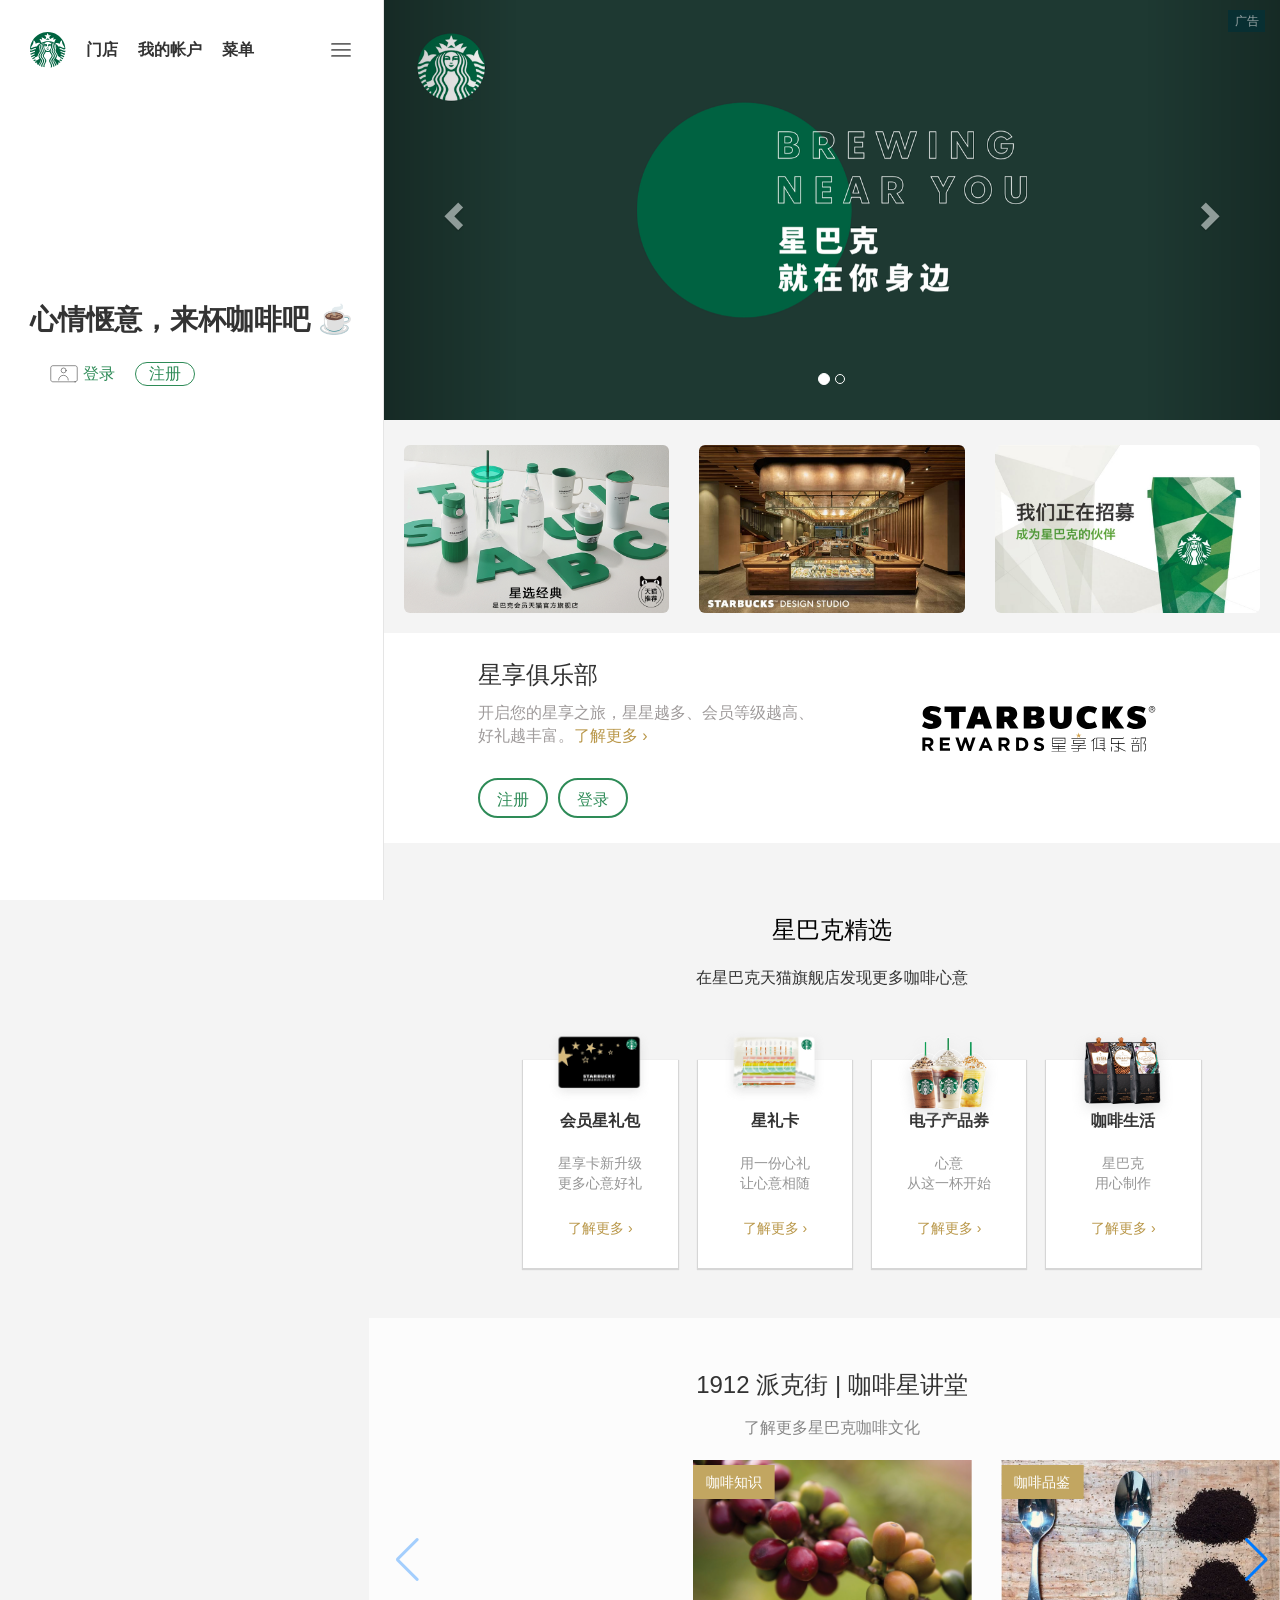
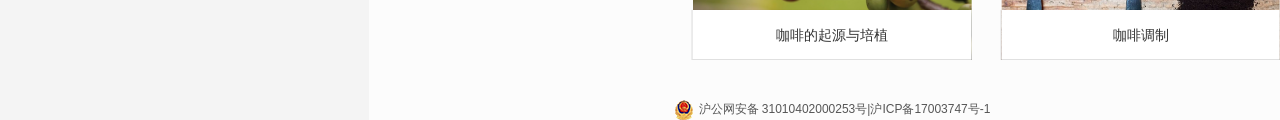
<file: 星巴克/星巴克.html>
<!DOCTYPE html>
<html lang="en">

<head>
    <meta charset="UTF-8">
    <meta http-equiv="X-UA-Compatible" content="IE=edge">
    <meta name="viewport" content="width=device-width, initial-scale=1.0">
    <title>星巴克 | 用每一杯咖啡传递星巴克独特的咖啡体验</title>
    <link rel="shortcut icon" href="./images/favicon-32x32.png" type="image/x-icon">
    <link rel="stylesheet" href="./css/swiper-bundle.min.css">
    <link rel="stylesheet" href="./css/bootstrap.min.css">
    <link rel="stylesheet" href="./css/index.css">
    <link rel="stylesheet" href="./css/box-left.css">
    <link rel="stylesheet" href="./css/box-right.css">
    <link rel="stylesheet" href="./css/lunbotu.css">

</head>

<body>
    <div class="container-fluid">
        <div class="box">
            <div class="row">
                <!-- 左边盒子 -->
                <div class="box-left">
                    <!-- 左边盒子的头部 -->
                    <div class="nav-box hidden-xs">
                        <div class="nav-logo">
                            <img class="auto-img" src="./images/logo.svg">
                        </div>
                        <div class="nav-text">门店</div>
                        <div class="nav-text">我的帐户</div>
                        <div class="nav-text">菜单</div>
                        <div class="nav-icon" data-show="0">
                            <img src="./images/icon-hamburger.svg" alt="">
                        </div>

                    </div>

                    <!-- 左边盒子的内容 -->
                    <div class="yonghu-box">
                        <div class="tishi">心情惬意，来杯咖啡吧 ☕</div>
                        <div class="yonghu hidden-xs">
                            <img src="./images/icon-account.svg">
                            <div class="denglu">登录</div>
                            <div class="zhuce">注册</div>
                        </div>
                    </div>

                </div>
            </div>
            <!-- 右边盒子 -->
            <div class="row">
                <div class="box-right">
                    <!-- 轮播图 -->
                    <div class="lunbotu-box">
                        <div id="carousel-example-generic" class="carousel slide" data-ride="carousel">
                            <!-- Indicators -->
                            <ol class="carousel-indicators">
                                <li data-target="#carousel-example-generic" data-slide-to="0" class="active"></li>
                                <li data-target="#carousel-example-generic" data-slide-to="1"></li>

                            </ol>

                            <!-- Wrapper for slides -->
                            <div class="carousel-inner" role="listbox">
                                <div class="guangao">广告</div>
                                <div class="item active ">
                                    <img class="auto-img" src="./images/main_1.png" alt="">
                                </div>
                                <div class="item ">
                                    <img class="auto-img" src="./images/main_2.jpg" alt="">
                                </div>

                            </div>

                            <!-- Controls -->
                            <a class="left carousel-control" href="#carousel-example-generic" role="button"
                                data-slide="prev">
                                <span class="glyphicon glyphicon-chevron-left" aria-hidden="true"></span>

                            </a>
                            <a class="right carousel-control" href="#carousel-example-generic" role="button"
                                data-slide="next">
                                <span class="glyphicon glyphicon-chevron-right" aria-hidden="true"></span>

                            </a>
                        </div>



                    </div>



                    <div class="row r1">

                        <div class="col-md-4 col-sm-4 s1">
                            <img class="auto-img img-rounded" src="./images/tmall-1.jpg" alt="">
                        </div>

                        <div class="col-md-4 col-sm-4 s1">
                            <img class="auto-img img-rounded" src="./images/tmall-2.jpg" alt="">
                        </div>

                        <div class="col-md-4 col-sm-4 s1">
                            <img class="auto-img img-rounded" src="./images/tmall-3.jpg" alt="">
                        </div>

                    </div>

                    <div class="row r2">
                        <div class="col-md-5 col-md-offset-1 col-sm-6 col-xs-12 c1">
                            <div class="julebu">星享俱乐部</div>
                            <div class="xinghan">开启您的星享之旅，星星越多、会员等级越高、好礼越丰富。<span class="liaojie">了解更多 ›</span></div>
                            <div class="denglu-julebu">
                                <div class="zhuche-box">
                                    <div class="zhuche-2">注册</div>
                                </div>
                                <div class="zhuche-box">
                                    <div class="zhuche-2">登录</div>
                                </div>
                            </div>
                        </div>
                        <div class="col-md-5 col-md-offset-1 col-sm-6 col-xs-12">
                            <div class="julebu-logo">
                                <img src="./images/logo-msr.svg" alt="">
                            </div>
                        </div>
                    </div>


                    <div class="row">
                        <div class="col-md-12 c2">
                            <div class="row">
                                <div class="col-md-12">
                                    <div class="jingxuan">星巴克精选</div>
                                </div>
                                <div class="col-md-12">
                                    <div class="qjd">在星巴克天猫旗舰店发现更多咖啡心意</div>
                                </div>


                            </div>

                        </div>
                    </div>


                    <div class="row r4">

                        <div class=" col-md-2 col-md-offset-2 col-sm-2 col-sm-offset-1 col-xs-5  xx1">
                            <div class="xx-icon"><img class="auto-img" src="./images/tmall-card-01-update.png" alt="">
                            </div>
                            <div class="libao">会员星礼包</div>
                            <div class="ka">星享卡新升级<br> 更多心意好礼</div>
                            <div class="liaojie2">了解更多 ›</div>
                        </div>

                        <div class=" col-md-2 col-sm-2 col-xs-5 xx1">
                            <div class="xx-icon"><img class="auto-img" src="./images/tmall-card-02.png"></div>
                            <div class="libao">星礼卡</div>
                            <div class="ka">用一份心礼<br> 让心意相随</div>
                            <div class="liaojie2">了解更多 ›</div>
                        </div>

                        <div class=" col-md-2 col-sm-2 col-xs-5 xx1">
                            <div class="xx-icon"><img class="auto-img" src="./images/tmall-eticket.png "></div>
                            <div class="libao">电子产品券</div>
                            <div class="ka">心意<br> 从这一杯开始</div>
                            <div class="liaojie2">了解更多 ›</div>
                        </div>

                        <div class=" col-md-2 col-sm-2 col-xs-5 xx1">
                            <div class="xx-icon"><img class="auto-img" src="./images/tmall-reserve.png"></div>
                            <div class="libao">咖啡生活</div>
                            <div class="ka">星巴克<br> 用心制作</div>
                            <div class="liaojie2">了解更多 ›</div>
                        </div>





                    </div>

                    <div class="row  r3">
                        <div class="col-md-12 c4">
                            <div class="row">
                                <div class="col-md-12">
                                    <div class="jiangtian">1912 派克街 | 咖啡星讲堂</div>
                                </div>
                                <div class="col-md-12">
                                    <div class="wenhua">了解更多星巴克咖啡文化</div>
                                </div>
                                <div class="col-md-12">



                                    <div #swiperRef="" class="swiper mySwiper">
                                        <div class="swiper-wrapper">
                                            <div class="swiper-slide">
                                                <div class="kfzs">咖啡知识</div>
                                                <div class="kfjs">咖啡的起源与培植 </div>
                                            </div>

                                            <div class="swiper-slide">
                                                <div class="kfzs">咖啡品鉴</div>
                                                <div class="kfjs">咖啡调制 </div>
                                            </div>
                                            <div class="swiper-slide">
                                                <div class="kfzs">咖啡知识</div>
                                                <div class="kfjs">咖啡烘焙 </div>
                                            </div>
                                            <div class="swiper-slide">
                                                <div class="kfzs">咖啡品鉴</div>
                                                <div class="kfjs">手冲咖啡</div>
                                            </div>
                                        </div>

                                        <div class="swiper-button-next "></div>
                                        <div class="swiper-button-prev "></div>
                                        <!-- <div class="swiper-pagination"></div> -->
                                    </div>





                                </div>
                                <div class="col-md-12">
                                    <div class="gongan"><span><img src="./images/wangguan.png" alt=""></span>沪公网安备
                                        31010402000253号|沪ICP备17003747号-1</div>

                                </div>
                            </div>
                        </div>

                    </div>


                </div>
            </div>

        </div>

        <div class="mininav-box hidden-md hidden-sm hidden-lg">
            <div class="mininav">
                <img src="./images/zuoye.svg" alt="">

                <div class="nav-t">主页</div>

            </div>

            <div class="mininav">
                <img src="./images/mendian.svg" alt="">

                <div class="nav-t">门店</div>

            </div>

            <div class="mininav">
                <img src="./images/icon-account.svg" alt="">

                <div class="nav-t">我的账号</div>

            </div>

            <div class="mininav">
                <img src="./images/caidan.svg" alt="">

                <div class="nav-t">菜单</div>

            </div>

            <div class="mininav nav-icon">
             
                <img src="./images/gengduo.svg" alt="">

                <div class="nav-t">更多</div>
               
            </div>
        </div>
    </div>



    <script src="./js/jquery-3.6.0.min.js"></script>
    <script src="./js/swiper-bundle.min.js"></script>
    <script src="./js/bootstrap.min.js"></script>
    <script src="./js/lunbotu.js"></script>
    <script>
        $(function () {
            $('.nav-icon').click(function () {

                $('.box-left').append(`
                <div class="hidden-box">
                <div class="nav-box-2">
             <div class="nav-logo">
                <img class="auto-img" src="./images/logo.svg">
             </div>
             
             <div class="nav-icon-2" data-show="0">
                <span class="glyphicon glyphicon-remove cha"></span>
             </div>

           </div>
                <div class="nav-right" >
                 <ul>
                    <li>门店</li>
                    <li>星享俱乐部</li>
                    <li>菜单</li>
                    <li><hr></li>
                    <li>星巴克移动应用</li>
                    <li>星礼卡</li>
                    <li>星巴克臻选™</li>
                    <li>啡快™ － 在线点 到店取</li>
                    <li>专星送™</li>
                    <li>咖啡星讲堂</li>
                    <li>上海烘焙工坊
                    </li>
                    <li>关于星巴克</li>
                    <li>帮助中心</li>
                    <li><hr></li>
                 </ul>
                 <div class="yonghu">
                    <img src="./images/icon-account.svg">
                     <div class="denglu">登录</div>
                     <div class="zhuce">注册</div>
                  </div>

                  <div class="container">
                     <div class="container-text">English</div>
                     <span>|</span>
                     <div class="container-text">隐私政策</div>
                     <span>|</span>
                     <div class="container-text">使用条款</div>
                  </div>
           </div>
        </div>`);

                // $('.nav-right').slideToggle(500);
                var aaa = $('.nav-icon').data('show');
                console.log(aaa);
                if (aaa == 0) {

                    $('.nav-box').hide(500);
                    $('.yonghu-box').hide(500);
                    $('.nav-icon').data('show', 0);
                } else {
                    $('.nav-box').show()
                    $('.yonghu-box').show();
                    $('.nav-right').remove();
                    $('.nav-box-2').remove();
                    $('.nav-icon').data('show', 0);
                }
                console.log('aa');

                $('.nav-icon-2').click(function () {
                    var bbb = $('.nav-icon-2').data('show');
                    if (bbb == 0) {
                        $('.nav-box').show(500)
                        $('.yonghu-box').show(500);
                        $('.nav-right').remove();
                        $('.nav-box-2').remove();
                        $('.hidden-box').remove();
                        $('.nav-icon-2').data('show', 1);
                    } else {
                        $('.nav-icon-2').data('show', 0);
                    }
                })
            })


        })

    </script>
</body>

</html>
</file>
<file: 星巴克/css/index.css>
body{
    padding: 0;
    margin: 0;
   background-color: #f4f4f4;
}

.auto-img{
    width: 100%;
    display: block;
}
.cup{
    cursor: pointer;
}
hr{
     margin-top: 0;
     margin-bottom: 0; 
     border: 0;
    border-top: 1px solid rgba(0, 0, 0, 0.341);
}
</file>
<file: 星巴克/css/box-left.css>
.box-left{
    background-color: #fff;
  
}
.nav-logo{
    width: 36px;
    height: 36px;
    margin-right: 10px;
}
.nav-box{
    /* width: 100%; */
    height: 100px;
    padding: 30px;
    /* background-color: #fff; */
    display: flex;
    align-items: center;
  }
  .nav-box-2{
    /* width: 100%; */
    height: 100px;
    padding: 30px;
    /* background-color: #fff; */
    display: flex;
    align-items: center;
  }
  .yonghu-box{
    padding-left: 30px;
  }
  /* .yonghu{
    display: flex;
    align-items: center;
    margin: 20px;
} */
.nav-text{
    font-size: 16px;
    font-weight: bolder;
    padding: 0 10px;
    
}
.nav-icon{
    margin-left: auto;
}
.nav-icon-2{
    margin-left: auto;
}
.tishi{
    font-size: 28px;
    font-weight: bolder;
}

.denglu{
    font-size: 16px;
    margin-left: 5px;
    margin-right: 20px;
    color: seagreen;
}
.zhuce{
    font-size: 16px;
    border: 1px seagreen solid;
    border-radius: 15px;
    width: 60px;
    text-align: center;
    color: seagreen;
}
.nav-right{
    padding-left: 80px;
}
ul{
    padding: 0;
    margin: 0;
    list-style: none;
}
ul>li{
    font-size: 20px;
    font-weight: bolder;
    padding: 5px 0;
}
ul>li>hr{
    background-color: rgb(133, 133, 133);
    margin-right: 20px;
}
.container{
    display: flex;
    align-items: center;
}
.container>span{
  
    color: rgba(0, 0, 0, 0.38);
}
.container-text{
    color: rgba(0, 0, 0, 0.38);
    font-size: 14px;
    margin:0 5px;
}
.glyphicon{
    font-size: 20px;
}
 /* pc */
 @media screen and (min-width: 992px){
    .box-left{
        width: 30%;
        position: fixed;
        height: 100%;
        border-right: 1px solid rgba(0,0,0,0.1);
      
    }
    .yonghu-box{
        width: 100%;
        height: 100%;
       padding: 200px 30px; 
    }
    .yonghu{
        display: flex;
        align-items: center;
        margin: 20px;
    }

  }

  /* ipad */
  @media screen and (min-width: 768px) and (max-width: 991px) {
    .box-left{
        width: 100%;
        height: 100%;
    }
    .yonghu{
        display: flex;
        align-items: center;
       margin: 0px 40%;
       padding-bottom: 20px
    }
    
  }

  /* mobile */
  @media screen and (max-width: 767px){
   .hidden-box{
    position: fixed;
    width: 100%;
    height: 100%;
    left: 0;
    top: 0;
   
    z-index: 992;
    background-color: #fff;
    
   }
    .tishi{
        padding: 20px 0;
    }
    .mininav-box{
        width: 100%;
        position: fixed;
        bottom: 0;
        left: 0;
        background-color: #fff;
        display: flex;
        z-index: 990;
    }
    .mininav{
        width: 20%;
        text-align: center;
        margin-top: 10px;
    }
    
    .nav-t{
        font-size: 12px;
    }
   .yonghu{
    display: flex;
   }
  }
</file>
<file: 星巴克/css/box-right.css>
.lunbotu{
    width: 900px;
    height: 500px;
    background-size: cover;
    
}
.lunbotu:nth-child(1){
    background: url(./images/main_1.png);
}
.lunbotu:nth-child(2){
    background: url(./images/main_2.jpg);
}

.carousel-inner {
    position: relative;
}

.guangao {
    position: absolute;
    right: 15px;
    top: 10px;
    width: 37px;
    height: 22px;
    background-color: #082f32;
    z-index: 2;
    text-align: center;
    line-height: 22px;
    color: #d5d5d5b5;
    font-size: 12px;
}
.xx-icon{
    position: absolute;
    left: 25px;
    top: -30px;
    width: 102px;
    height: 72px;
    
 }
 .r1 {
    margin-top: 25px;
    padding: 0 20px;
}

.r2 {
    margin-top: 20px;
    background-color: #fff;
    padding: 20px;
}



.liaojie {
    color: #b99749;
}

.c1>div {
    padding: 5px 0;
}

.julebu {
    font-size: 24px;
    font-weight: 500;
}

.xinghan {
    font-size: 16px;
    color: rgb(159, 155, 155);
}

.denglu-julebu {
    display: flex;
    margin-top: 20px;

    align-items: center;
}

.zhuche-box {
    width: 70px;
    height: 40px;
    border: 2px seagreen solid;
    line-height: 40px;
    text-align: center;
    border-radius: 20px;
    margin-right: 10px;
}

.zhuche-2 {
    color: seagreen;
    font-size: 16px;

}

.julebu-logo {
    line-height: 150px;

}

.c2 {
    text-align: center;
    margin: 50px 0;

}

.jingxuan {
    font-size: 24px;
    margin-bottom: 20px;
    color: #000;
}

.qjd {
    font-size: 16px;

}
.xx1 {
    /* width: 165px; */
    background-color: #fff;
    position: relative;
    box-shadow: 0 1px 1px 1px rgb(0 0 0 / 12%);
     margin-right: 20px;
}

.libao {
    padding-top: 50px;
    font-size: 16px;
    font-weight: bolder;
    padding-bottom: 15px;
}

.ka {
    padding: 5px 0;
    color: rgba(138, 138, 138, 0.911);
}

.liaojie2 {
    padding-top: 20px;
    color: #b99749;
    padding-bottom: 30px;
}

.c3 {
    display: flex;
    margin: 80px 50px;
}
.c4{
    background-color: #fcfcfc;
    text-align: center;
}
.jiangtian{
    font-size: 24px;
    margin-top: 50px;
    margin-bottom: 15px;
}
.wenhua{
    font-size: 16px;
    color: rgb(135, 135, 135);  
}
.r4{
text-align: center;
margin-bottom: 50px;
}
.gongan {
    margin-top: 20px;
    font-size: 12px;
    color: rgb(86, 86, 86);
}
.gongan>span{
    margin-right: 5px;
    width: 15px;
    height: 15px;
}
/* pc */
@media screen and (min-width: 992px){
    .box-right{
        width:70%;
        height: 100%;
        margin-left: 30%;
    }
    .lunbotu-box{
        width: 100%;
    }
   .c2{
    text-align: center;
    margin: 50px 0;
    padding: 20px 100px;
   }
   
}

/* ipad */
@media screen and (min-width: 768px) and (max-width: 991px) {
    .box-right{
        width: 100%;
       
    }
    .julebu-logo{
        padding-left: 50px;
     }
    .xx1{
        margin-right: 30px;
    }
   
}

/* mobile */
@media screen and (max-width: 767px){
 .r2{
    text-align: center;
 }
 .denglu-julebu{
    justify-content: center;
 }
 .julebu-logo{
    padding-left: 0;
 }
 .s1{
    margin-bottom: 20px;
 }
 .s1:last-child{
    margin-bottom: 0;
 }
 .lunbotu-box{
    height: 90%;
 }
 .r3{
    margin-bottom: 56px;
}
.xx1:nth-child(1n){
    margin-left: 20px;
}
.xx1{
    margin-bottom: 50px;
   
}
.xx-icon{

    left: 100px;
}

}
</file>
<file: 星巴克/css/lunbotu.css>
.swiper {
    width: 100px;
    height: 100px;
   }

   .swiper-slide {
     text-align: center;
     font-size: 18px;
     background: #fff;

     /* Center slide text vertically */
     display: -webkit-box;
     display: -ms-flexbox;
     display: -webkit-flex;
     display: flex;
     -webkit-box-pack: center;
     -ms-flex-pack: center;
     -webkit-justify-content: center;
     justify-content: center;
     -webkit-box-align: center;
     -ms-flex-align: center;
     -webkit-align-items: center;
     align-items: center;
     
   }
   .swiper-slide:nth-child(1){
    background: url(../images/1.jpg);
    background-size: cover;
     
   }
   .swiper-slide:nth-child(2){
    background: url(../images/2.jpg);
    background-size: cover;
    background-position: -130px 0;
   }
   .swiper-slide:nth-child(3){
    background: url(../images/3.jpg);
    background-size: cover;
   }
   .swiper-slide:nth-child(4){
    background: url(../images/4.jpg);
    background-size: cover;
   }
   .swiper-slide img {
     display: block;
     width: 100px;
     height: 100px;
     object-fit: cover;
   }

   .swiper {
     width: 100%;
     /* width: 300px; */
     height: 200px;
     margin: 20px auto;
   }
   /* .append-buttons {
     text-align: center;
     margin-top: 20px;
   } */

   /* .append-buttons button {
     display: inline-block;
     cursor: pointer;
     border: 1px solid #007aff;
     color: #007aff;
     text-decoration: none;
     padding: 4px 10px;
     border-radius: 4px;
     margin: 0 10px;
     font-size: 13px;
     width: 20px;
     height: 20px;
   } */
   .swiper-slide{
      position: relative;
   }
   .kfzs{
    position: absolute;
    left: 0;
    top: 5px;
    width: 82px;
    height: 34px;
    background-color: #c2a661;
    font-size: 14px;
    color: #fff;
    line-height: 34px;

   }
   .kfjs{
    position: absolute;
    left: 0;
    bottom: 0;
    width: 100%;
    height: 50px;
    background-color: rgb(255, 255, 255);
    border-bottom: 1px solid rgb(0 0 0 / 12%);
    font-size: 14px;
    /* padding-right: 90px; */
    padding-top: 15px;
    box-shadow: -1px 1px 1px 1px rgb(0 0 0 / 12%);
   }
</file>
